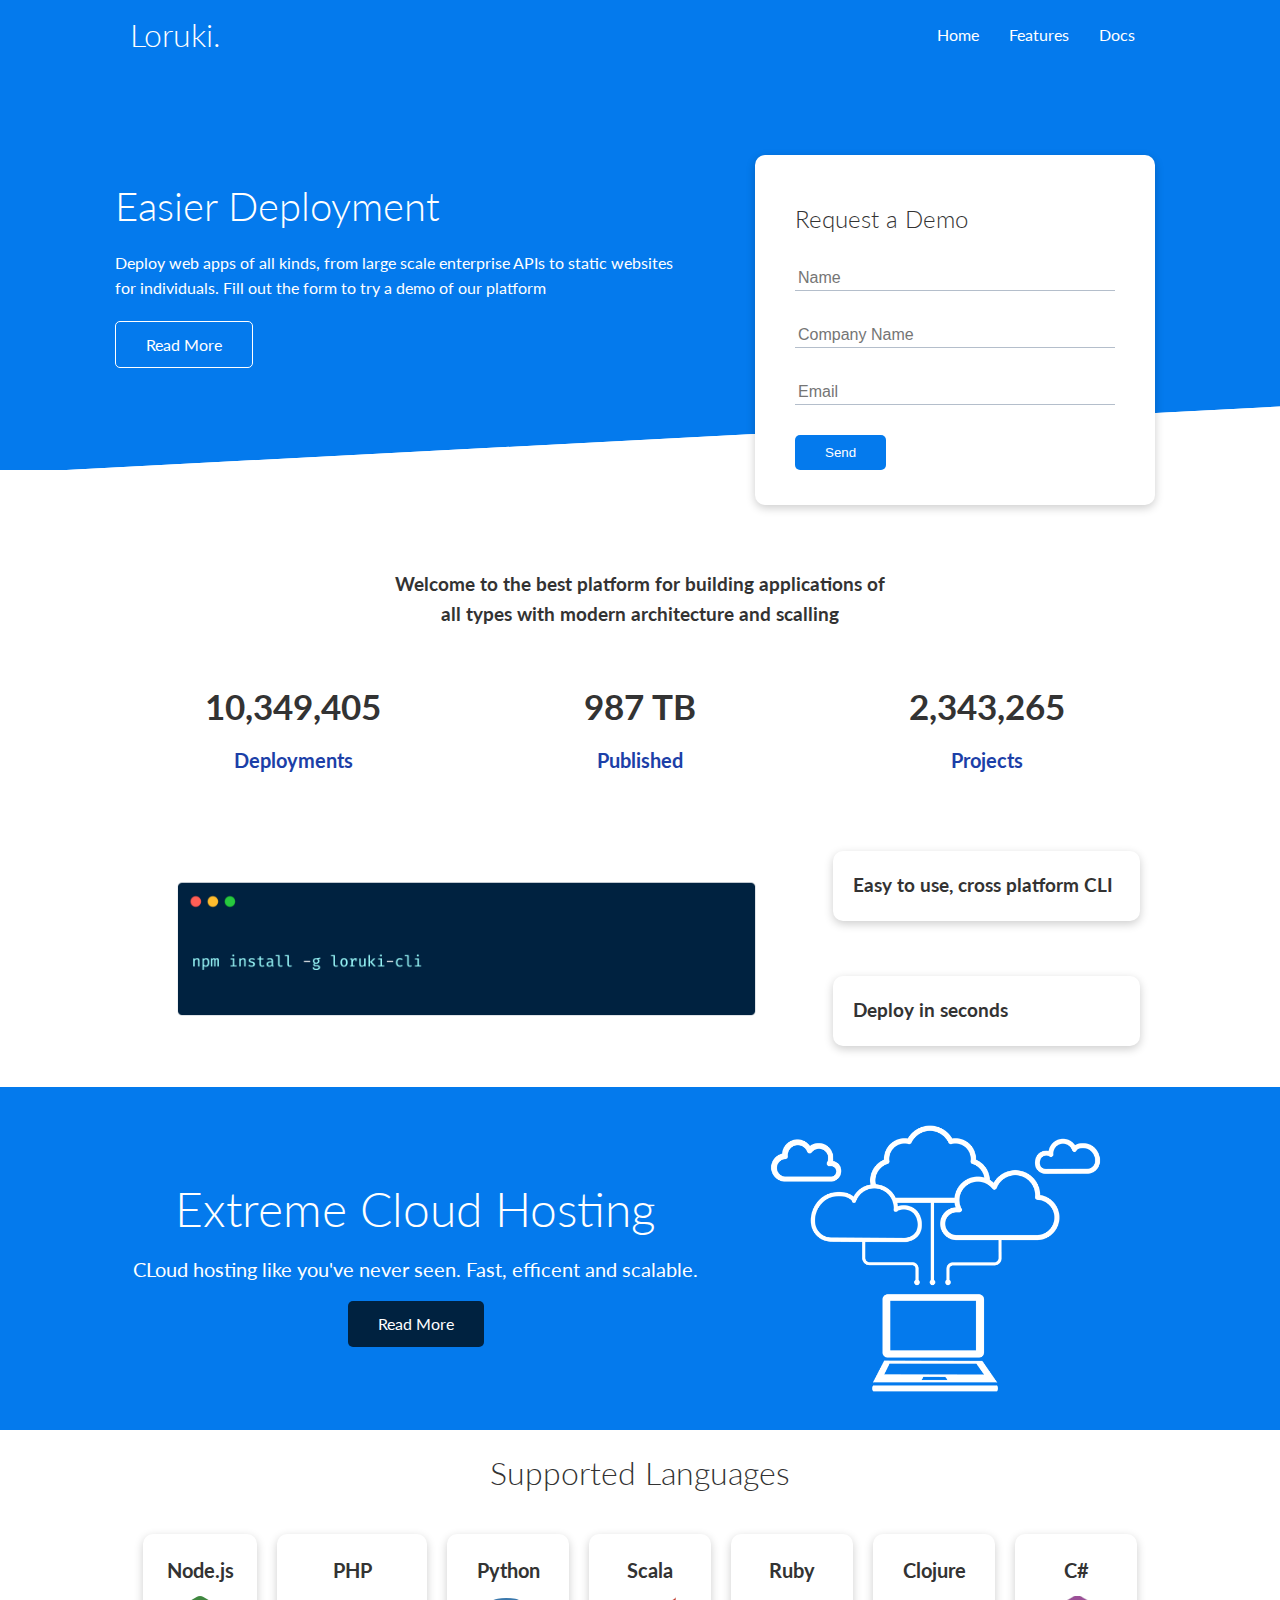
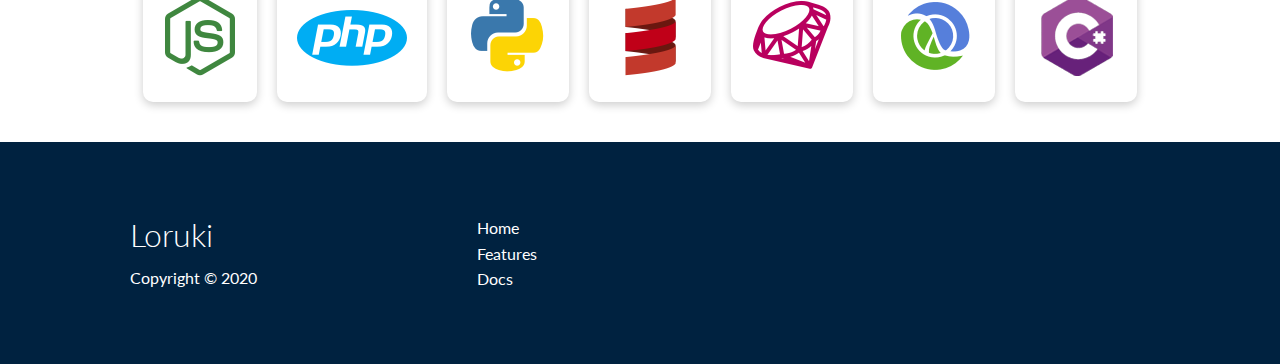
<file: Modern Web Responsive/index.html>
<!DOCTYPE html>
<html lang="en">
<head>
    <meta charset="UTF-8">
    <meta name="viewport" content="width=device-width, initial-scale=1.0">
    <link rel="stylesheet" href="utilities.css">
    <link rel="stylesheet" href="styles.css">
    <link rel="stylesheet" href="https://cdnjs.cloudflare.com/ajax/libs/font-awesome/5.15.1/css/all.min.css" integrity="sha512-+4zCK9k+qNFUR5X+cKL9EIR+ZOhtIloNl9GIKS57V1MyNsYpYcUrUeQc9vNfzsWfV28IaLL3i96P9sdNyeRssA==" crossorigin="anonymous" />
    <title>Loruki | Cloud Hosting For Everyone</title>
</head>
<body>
    <!--Navbar-->
    <div class="navbar">
        <div class="container flex">
            <h1 class="logo">Loruki.</h1>
            <nav>
                <ul>
                    <li><a href="index.html">Home</a></li>
                    <li><a href="features.html">Features</a></li>
                    <li><a href="docs.html">Docs</a></li>
                </ul>
            </nav>
        </div>
    </div>

    <!--Showcase-->
    <section class="showcase">
         <div class="container grid">
            <div class="showcase-text">
                <h1>Easier Deployment</h1>
                <p>Deploy web apps of all kinds, from large scale enterprise APIs to static websites for individuals. Fill out the form to try a demo of our platform</p>
                <a href="features.html" class="btn btn-outline">Read More</a>
            </div>

            <div class="showcase-form card">
                <h2>Request a Demo</h2>
                <form>
                    <div class="form-control">
                        <input type="text" name="name" placeholder="Name" required>
                    </div>
                    <div class="form-control">
                        <input type="text" name="company" placeholder="Company Name" required>
                    </div>
                    <div class="form-control">
                        <input type="email" name="email" placeholder="Email" required>
                    </div>
                    <input type="submit" value="Send" class="btn btn-primary">
                </form>
            </div>
         </div>
    </section>

    <!--Stats-->
    <section class="stats">
        <div class="container">
            <h3 class="stats-heading text-center my-1">
                Welcome to the best platform for building applications of all types with modern architecture and scalling
            </h3>

            <div class="grid grid-3 text-center my-4">
                <div>
                    <i class="fas fa-server fa-3x"></i>
                    <h3>10,349,405</h3>
                    <p class="text-secondary">Deployments</p>
                </div>
                <div>
                     <i class="fas fa-upload fa-3x"></i>
                    <h3>987 TB</h3>
                    <p class="text-secondary">Published</p>
                </div>   
                <div>
                     <i class="fas fa-project-diagram fa-3x"></i>
                    <h3>2,343,265</h3>
                    <p class="text-secondary">Projects</p>
                </div>
            </div>
        </div>
    </section>

    <!--Cli-->
    <section class="cli">
        <div class="container grid">
            <img src="images/cli.png" alt="">
            <div class="card">
                <h3>Easy to use, cross platform CLI</h3>
            </div>
            <div class="card">
                <h3>Deploy in seconds</h3>
            </div>
        </div>
    </section>

    <!--Cloud-->
    <section class="cloud bg-primary my-2 py-2">
        <div class="container grid">
            <div class="text-center">
                <h2 class="lg">Extreme Cloud Hosting</h2>
                <p class="lead my-1">CLoud hosting like you've never seen. Fast, efficent and scalable.</p>
                <a href="features.html" class="btn btn-dark">Read More</a>
            </div>
            <img src="images/cloud.png" alt="">
        </div>
    </section>

    <!--Languages-->
    <section class="languages">
        <h2 class="md text-center my-2">
            Supported Languages
        </h2>
        <div class="container flex">
            <div class="card">
                <h4>Node.js</h4>
                <img src="images/icons/node.png" alt="">
            </div>
            <div class="card">
                <h4>PHP</h4>
                <img src="images/icons/php.png" alt="">
            </div>
            <div class="card">
                <h4>Python</h4>
                <img src="images/icons/python.png" alt="">
            </div>
            <div class="card">
                <h4>Scala</h4>
                <img src="images/icons/scala.png" alt="">
            </div>
            <div class="card">
                <h4>Ruby</h4>
                <img src="images/icons/ruby.png" alt="">
            </div>
            <div class="card">
                <h4>Clojure</h4>
                <img src="images/icons/clojure.png" alt="">
            </div>
            <div class="card">
                <h4>C#</h4>
                <img src="images/icons/csharp.png" alt="">
            </div>       
        </div>
    </section>

    <!--FOoter-->

    <footer class="footer bg-dark py-5">
        <div class="container grid grid-3">
            <div>
                <h1>
                    Loruki
                </h1>
                <p>Copyright &copy; 2020</p>
            </div>
            <nav>
                <ul>
                    <li><a href="index.html">Home</a></li>
                    <li><a href="features.html">Features</a></li>
                    <li><a href="docs.html">Docs</a></li>
                </ul>
            </nav>
            <div class="social">
                <a href="#"><i class="fab fa-github fa-2x"></i></a>
                <a href="#"><i class="fab fa-facebook fa-2x"></i></a>
                <a href="#"><i class="fab fa-instagram fa-2x"></i></a>
                <a href="#"><i class="fab fa-twitter fa-2x"></i></a>
            </div>
        </div>
    </footer>
</body>
</html>
</file>
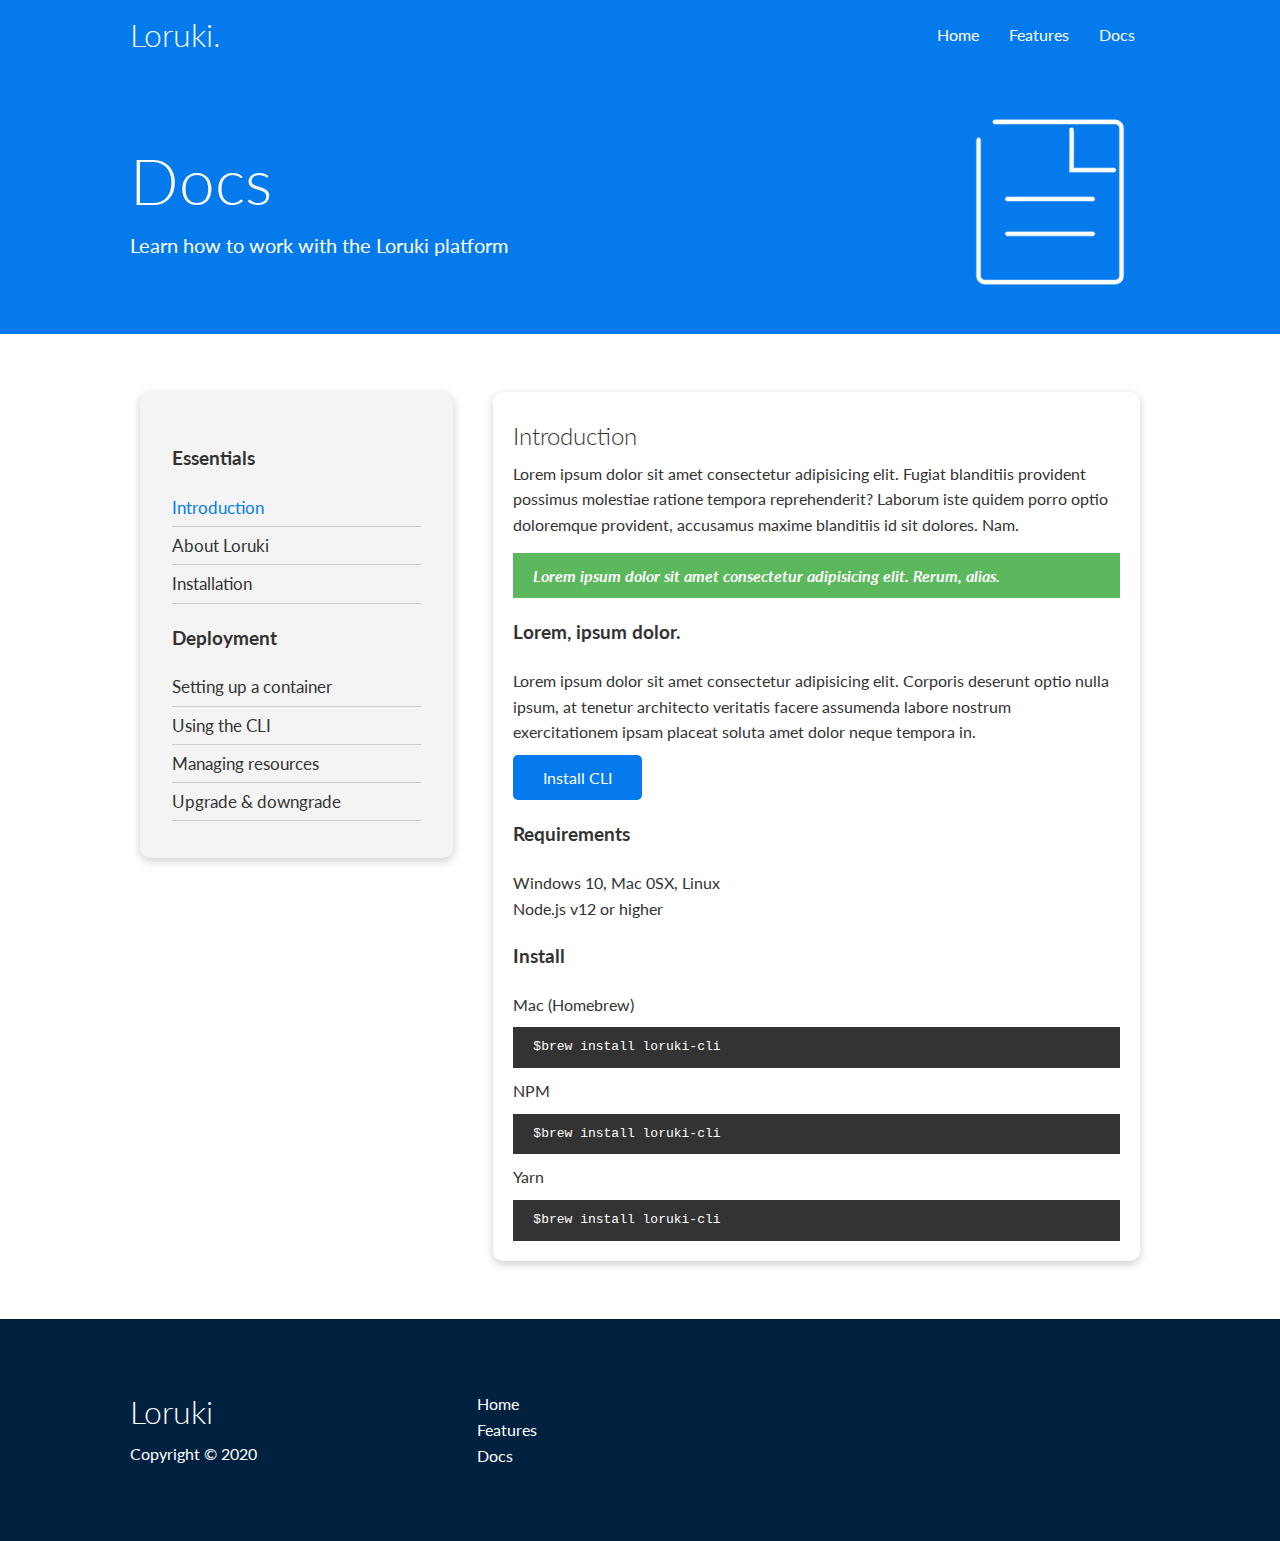
<file: Modern Web Responsive/docs.html>
<!DOCTYPE html>
<html lang="en">
<head>
    <meta charset="UTF-8">
    <meta name="viewport" content="width=device-width, initial-scale=1.0">
    <link rel="stylesheet" href="utilities.css">
    <link rel="stylesheet" href="styles.css">
    <link rel="stylesheet" href="https://cdnjs.cloudflare.com/ajax/libs/font-awesome/5.15.1/css/all.min.css" integrity="sha512-+4zCK9k+qNFUR5X+cKL9EIR+ZOhtIloNl9GIKS57V1MyNsYpYcUrUeQc9vNfzsWfV28IaLL3i96P9sdNyeRssA==" crossorigin="anonymous" />
    <title>Loruki | Cloud Hosting For Everyone</title>
</head>
<body>
    <!--Navbar-->
    <div class="navbar">
        <div class="container flex">
            <h1 class="logo">Loruki.</h1>
            <nav>
                <ul>
                    <li><a href="index.html">Home</a></li>
                    <li><a href="features.html">Features</a></li>
                    <li><a href="docs.html">Docs</a></li>
                </ul>
            </nav>
        </div>
    </div>

    <!--Head-->

    <section class="docs-head bg-primary py-3">
        <div class="container grid">
           <div>
               <h1 class="xl">Docs</h1>
               <p class="lead">
                  Learn how to work with the Loruki platform
               </p>
            </div>
             <img src="images/docs.png" alt="">
        </div>
    </section>

    <!--DOcs main-->
    <section class="docs-main my-4">
        <div class="container grid">
            <div class="card bg-light p-3">
                <h3 class="my-2">Essentials</h3>
                <nav>
                    <ul>
                        <li><a class="text-primary" href="#">Introduction</a></li>
                        <li><a href="#">About Loruki</a></li>
                        <li><a href="#">Installation</a></li>
                    </ul>
                </nav>

                <h3 class="my-2">Deployment</h3>
                <nav>
                    <ul>
                        <li><a href="#">Setting up a container</a></li>
                        <li><a href="#">Using the CLI</a></li>
                        <li><a href="#">Managing resources</a></li>
                        <li><a href="#">Upgrade & downgrade</a></li>
                    </ul>
                </nav>
            </div>
            <div class="card">
                <h2>Introduction</h2>
                <p>Lorem ipsum dolor sit amet consectetur adipisicing elit. Fugiat blanditiis provident possimus molestiae ratione tempora reprehenderit? Laborum iste quidem porro optio doloremque provident, accusamus maxime blanditiis id sit dolores. Nam.</p>
                <div class="alert alert-success">
                    <i class="fas fa-info">Lorem ipsum dolor sit amet consectetur adipisicing elit. Rerum, alias.</i>
                </div>

                <h3>Lorem, ipsum dolor.</h3>
                <p>Lorem ipsum dolor sit amet consectetur adipisicing elit. Corporis deserunt optio nulla ipsum, at tenetur architecto veritatis facere assumenda labore nostrum exercitationem ipsam placeat soluta amet dolor neque tempora in.</p>
                <a href="#" class="btn btn-primary">Install CLI</a>

                <h3>Requirements</h3>
                <ul>
                    <li>Windows 10, Mac 0SX, Linux</li>
                    <li>Node.js v12 or higher</li>
                </ul>

                <h3>Install</h3>
                <p>Mac (Homebrew)</p>
                <pre><code>$brew install loruki-cli</code></pre>
                <p>NPM</p>
                <pre><code>$brew install loruki-cli</code></pre>
                <p>Yarn</p>
                <pre><code>$brew install loruki-cli</code></pre>

            </div>
        </div>
    </section>

   
    

    <!--FOoter-->

    <footer class="footer bg-dark py-5">
        <div class="container grid grid-3">
            <div>
                <h1>
                    Loruki
                </h1>
                <p>Copyright &copy; 2020</p>
            </div>
            <nav>
                <ul>
                    <li><a href="index.html">Home</a></li>
                    <li><a href="features.html">Features</a></li>
                    <li><a href="docs.html">Docs</a></li>
                </ul>
            </nav>
            <div class="social">
                <a href="#"><i class="fab fa-github fa-2x"></i></a>
                <a href="#"><i class="fab fa-facebook fa-2x"></i></a>
                <a href="#"><i class="fab fa-instagram fa-2x"></i></a>
                <a href="#"><i class="fab fa-twitter fa-2x"></i></a>
            </div>
        </div>
    </footer>
</body>
</html>
</file>
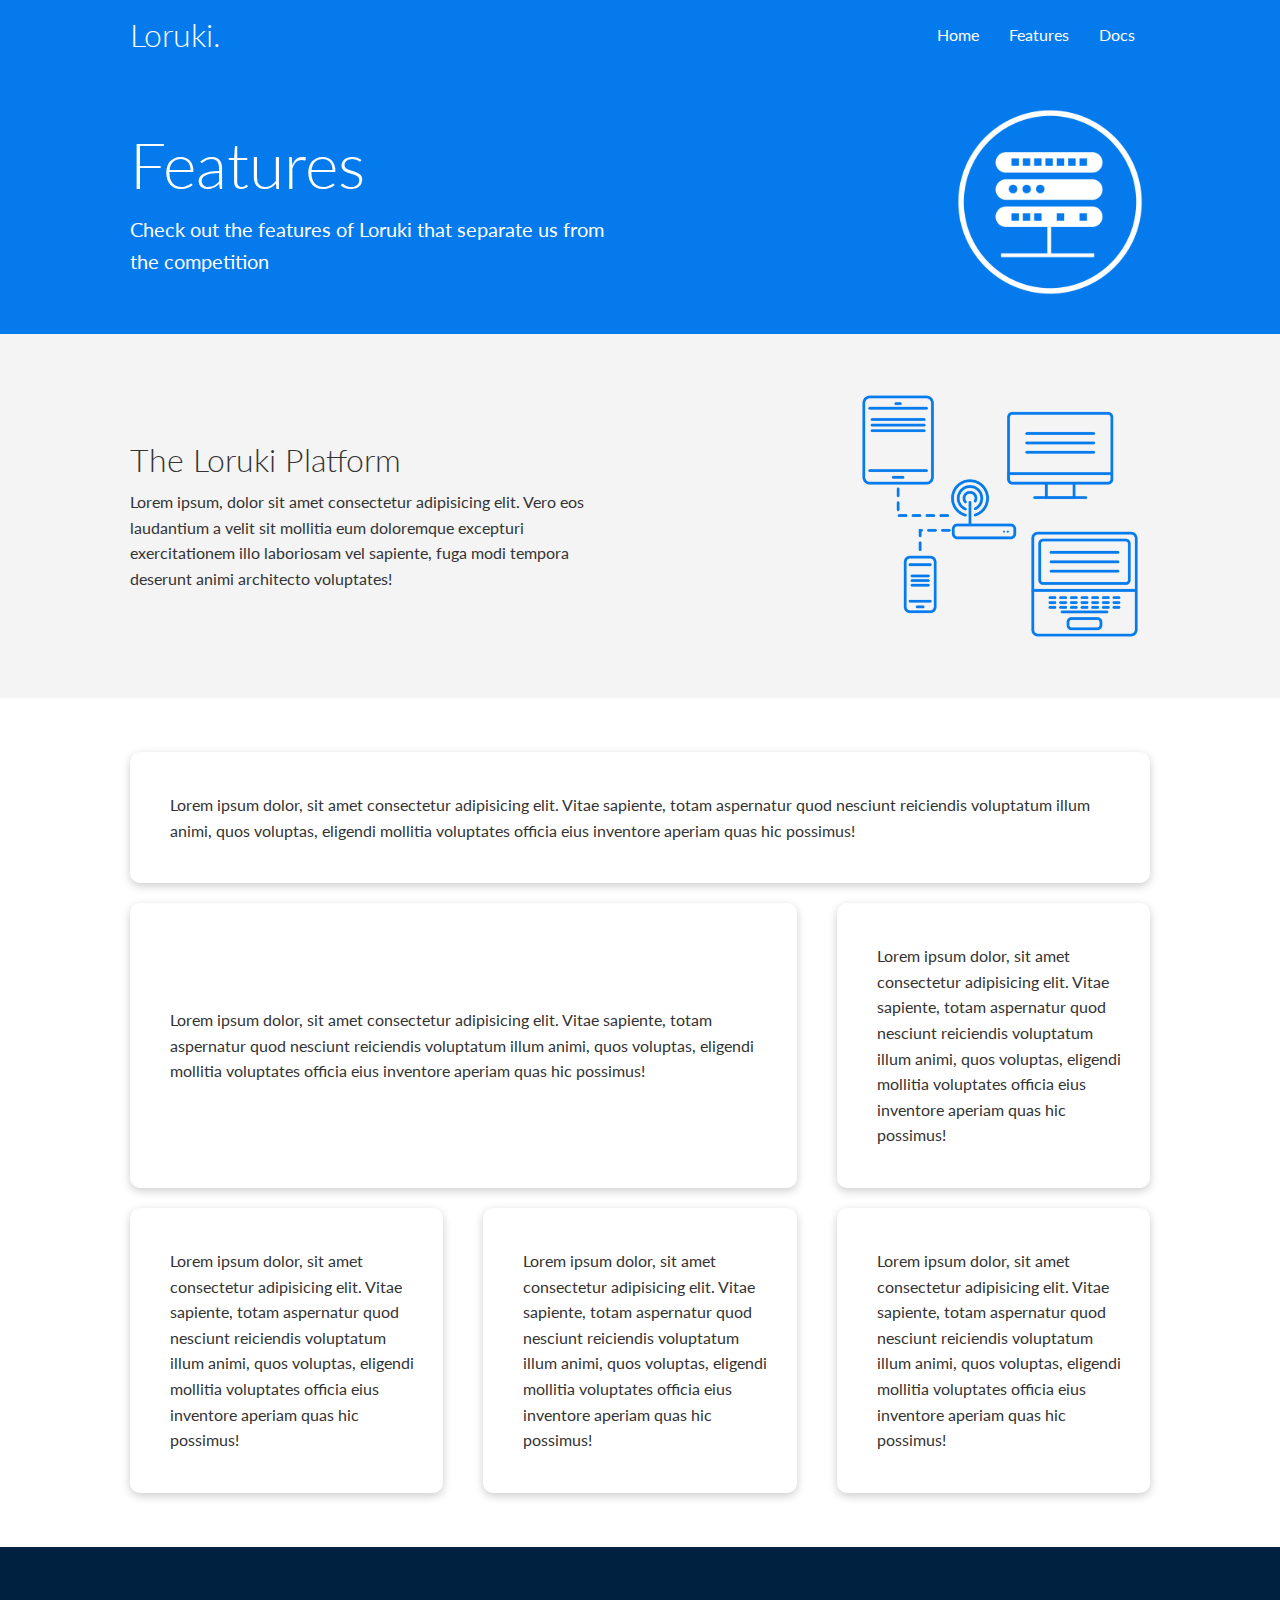
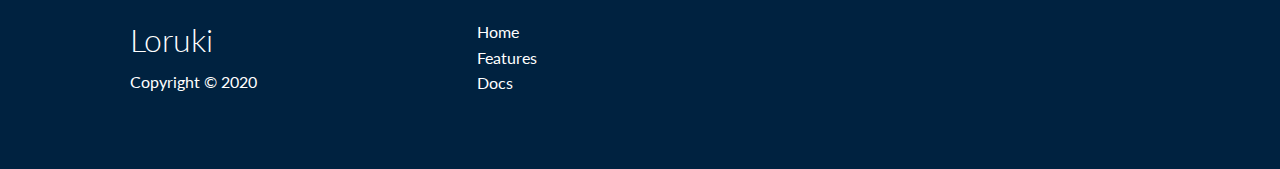
<file: Modern Web Responsive/features.html>
<!DOCTYPE html>
<html lang="en">
<head>
    <meta charset="UTF-8">
    <meta name="viewport" content="width=device-width, initial-scale=1.0">
    <link rel="stylesheet" href="utilities.css">
    <link rel="stylesheet" href="styles.css">
    <link rel="stylesheet" href="https://cdnjs.cloudflare.com/ajax/libs/font-awesome/5.15.1/css/all.min.css" integrity="sha512-+4zCK9k+qNFUR5X+cKL9EIR+ZOhtIloNl9GIKS57V1MyNsYpYcUrUeQc9vNfzsWfV28IaLL3i96P9sdNyeRssA==" crossorigin="anonymous" />
    <title>Loruki | Cloud Hosting For Everyone</title>
</head>
<body>
    <!--Navbar-->
    <div class="navbar">
        <div class="container flex">
            <h1 class="logo">Loruki.</h1>
            <nav>
                <ul>
                    <li><a href="index.html">Home</a></li>
                    <li><a href="features.html">Features</a></li>
                    <li><a href="docs.html">Docs</a></li>
                </ul>
            </nav>
        </div>
    </div>

    <!--Head-->

    <section class="features-head bg-primary py-3">
        <div class="container grid">
           <div>
               <h1 class="xl">Features</h1>
               <p class="lead">
                   Check out the features of Loruki that separate us from the competition
               </p>
            </div>
             <img src="images/server.png" alt="">
        </div>
    </section>

    <!--Sub head-->

    <section class="features-sub-head bg-light py-3">
        <div class="container grid">
           <div>
               <h1 class="md">The Loruki Platform</h1>
               <p>
                   Lorem ipsum, dolor sit amet consectetur adipisicing elit. Vero eos laudantium a velit sit mollitia eum doloremque excepturi exercitationem illo laboriosam vel sapiente, fuga modi tempora deserunt animi architecto voluptates!
               </p>
            </div>
             <img src="images/server2.png" alt="">
        </div>
    </section>

    <section class="features-main my-2">
        <div class="container grid grid-3">
            <div class="card flex">
                <i class="fas fa-server fa-3x"></i>
                <p>Lorem ipsum dolor, sit amet consectetur adipisicing elit. Vitae sapiente, totam aspernatur quod nesciunt reiciendis voluptatum illum animi, quos voluptas, eligendi mollitia voluptates officia eius inventore aperiam quas hic possimus!</p>
            </div>
            <div class="card flex">
                <i class="fas fa-database fa-3x"></i>
                <p>Lorem ipsum dolor, sit amet consectetur adipisicing elit. Vitae sapiente, totam aspernatur quod nesciunt reiciendis voluptatum illum animi, quos voluptas, eligendi mollitia voluptates officia eius inventore aperiam quas hic possimus!</p>
            </div>
            <div class="card flex">
                <i class="fas fa-power-off fa-3x"></i>
                <p>Lorem ipsum dolor, sit amet consectetur adipisicing elit. Vitae sapiente, totam aspernatur quod nesciunt reiciendis voluptatum illum animi, quos voluptas, eligendi mollitia voluptates officia eius inventore aperiam quas hic possimus!</p>
            </div>
            <div class="card flex">
                <i class="fas fa-upload fa-3x"></i>
                <p>Lorem ipsum dolor, sit amet consectetur adipisicing elit. Vitae sapiente, totam aspernatur quod nesciunt reiciendis voluptatum illum animi, quos voluptas, eligendi mollitia voluptates officia eius inventore aperiam quas hic possimus!</p>
            </div>
            <div class="card flex">
                <i class="fas fa-network-wired fa-3x"></i>
                <p>Lorem ipsum dolor, sit amet consectetur adipisicing elit. Vitae sapiente, totam aspernatur quod nesciunt reiciendis voluptatum illum animi, quos voluptas, eligendi mollitia voluptates officia eius inventore aperiam quas hic possimus!</p>
            </div>
            <div class="card flex">
                <i class="fas fa-laptop-code fa-3x"></i>
                <p>Lorem ipsum dolor, sit amet consectetur adipisicing elit. Vitae sapiente, totam aspernatur quod nesciunt reiciendis voluptatum illum animi, quos voluptas, eligendi mollitia voluptates officia eius inventore aperiam quas hic possimus!</p>
            </div>
        </div>
    </section>

    

    <!--FOoter-->

    <footer class="footer bg-dark py-5">
        <div class="container grid grid-3">
            <div>
                <h1>
                    Loruki
                </h1>
                <p>Copyright &copy; 2020</p>
            </div>
            <nav>
                <ul>
                    <li><a href="index.html">Home</a></li>
                    <li><a href="features.html">Features</a></li>
                    <li><a href="docs.html">Docs</a></li>
                </ul>
            </nav>
            <div class="social">
                <a href="#"><i class="fab fa-github fa-2x"></i></a>
                <a href="#"><i class="fab fa-facebook fa-2x"></i></a>
                <a href="#"><i class="fab fa-instagram fa-2x"></i></a>
                <a href="#"><i class="fab fa-twitter fa-2x"></i></a>
            </div>
        </div>
    </footer>
</body>
</html>
</file>
<file: Modern Web Responsive/utilities.css>
.container{
    max-width: 1100px;
    margin: 0 auto;
    overflow: auto;
    padding: 0 40px;
}
.card{
    background-color: #fff;
    color: #333;
    border-radius: 10px;
    box-shadow: 0 3px 10px rgba(0, 0, 0, 0.2);
    padding: 20px;
    margin: 10px;
}
.btn{
    display: inline-block;
    padding: 10px 30px;
    cursor: pointer;
    background-color: var(--primary-color);
    color: #fff;
    border: none;
    border-radius: 5px;
}
.btn-outline{
    background-color: transparent;
    border: 1px #fff solid;
}
.btn:hover{
    transform: scale(0.98);
}
/*Backgrounds & Colored buttons*/
.bg-primary, .btn-primary{
    background-color: var(--primary-color);
    color: #fff;
}
.bg-secondary, .btn-secondary{
    background-color: var(--secondary-color);
    color: #fff;
}
.bg-dark, .btn-dark{
    background-color: var(--dark-color);
    color: #fff;
}
.bg-light,
.btn-light {
  background-color: var(--light-color);
  color: #333;
}

.bg-primary a, 
.btn-primary a,
.bg-secondary a, 
.btn-secondary a,
.bg-dark a,
.btn-dark a {
    color: #fff;
}
/*Text color*/
.text-primary{
    color: var(--primary-color);
}
.text-secondary{
    color: var(--secondary-color);
}
.text-dark{
   color: var(--dark-color);

}
.text-light{
  color: var(--light-color);

}
/*Text sizes*/
.lead{
    font-size: 20px;
}
.sm{
    font-size: 1rem;
}
.md{
    font-size: 2rem;
}
.lg{
    font-size: 3rem;
}
.xl{
    font-size: 4rem;
}

.text-center{
    text-align: center;
}
/*Alert*/
.alert{
    background-color: var(--light-color);
    padding: 10px 20px;
    font-weight: bold;
    margin: 15px 0;
}
.alert i{
    margin-right: 10px;
}
.alert-success{
    background-color: var(--success-color);
    color: #fff;
}
.alert-error{
    background-color: var(--error-color);
    color: #fff;
}
.flex{
    display: flex;
    justify-content: center;
    align-items: center;
    height: 100%;
}
.grid{
    display: grid;
    grid-template-columns: repeat(2, 1fr);
    gap: 20px;
    justify-content: center;
    align-items: center;
    height: 100%;
}
.grid-3{
    grid-template-columns: repeat(3, 1fr);
}
/*Margin*/

.my-1{
    margin: 1rem 0;
}
.my-2{
    margin: 1.5rem 0;
}
.my-3{
    margin: 2rem 0;
}
.my-4{
    margin: 3rem 0;
}
.my-5{
    margin: 4rem 0;
}

.m-1{
    margin: 1rem;
}
.m-2{
    margin: 1.5rem;
}
.m-3{
    margin: 2rem;
}
.m-4{
    margin: 3rem;
}
.m-5{
    margin: 4rem;
}

/*Padding*/

.py-1{
    padding: 1rem 0;
}
.py-2{
    padding: 1.5rem 0;
}
.py-3{
    padding: 2rem 0;
}
.py-4{
    padding: 3rem 0;
}
.py-5{
    padding: 4rem 0;
}

.p-1{
    padding: 1rem;
}
.p-2{
    padding: 1.5rem;
}
.p-3{
    padding: 2rem;
}
.p-4{
    padding: 3rem;
}
.p-5{
    padding: 4rem;
}
</file>
<file: Modern Web Responsive/styles.css>
@import url('https://fonts.googleapis.com/css2?family=Lato:wght@300&display=swap');

:root{
   --primary-color:#047aed;
   --secondary-color:#1c3fa8;
   --dark-color:#002240;
   --light-color:#f4f4f4;
   --success-color: #5cb85c;
   --error-color: #d9534f;
}

*{
    box-sizing: border-box;
    padding: 0;
    margin: 0;
}
body{
    font-family: 'Lato', sans-serif;
    color: #333;
    line-height: 1.6;
}
ul{
    list-style-type: none;
}
a{
    text-decoration: none;
    color: #333;
}
h1,h2{
    font-weight: 300;
    line-height: 1.2;
    margin: 10px 0;
}
p{
    margin: 10px 0;
}
img{
    width: 100%;
}
code, pre{
    background: #333;
    color: #fff;
    padding: 10px;
}

/*Navbar*/
.navbar{
    background-color: var(--primary-color);
    color: #fff;
    height: 70px;
}
.navbar ul{
    display: flex;
}
.navbar a{
    color: #fff;
    padding: 10px;
    margin: 0 5px;
}
.navbar a:hover{
    border-bottom: 2px #fff solid;
}
.navbar .flex{
    justify-content: space-between;
}
/*Showcase*/
.showcase{
    height: 400px;
    background-color: var(--primary-color);
    color: #fff;
    position: relative;
}
.showcase h1{
    font-size: 40px;
}
.showcase p{
    margin: 20px 0;
}
.showcase .grid{
    overflow: visible;
    grid-template-columns: 55% 45%;
    gap: 30px;
}
.showcase-text{
    animation: slideInFromLeft 1s ease-in;
}
.showcase-form{
    position: relative;
    top: 60px;
    height: 350px;
    width: 400px;
    padding: 40px;
    z-index: 100;
    justify-self: flex-end;
    animation: slideInFromRight 1s ease-in;
}
.showcase-form .form-control{
    margin: 30px 0;
}
.showcase-form input[type='text'],
.showcase-form input[type='email']{
    border: 0;
    border-bottom: 1px solid #b4becb;
    width: 100%;
    padding: 3px;
    font-size: 16px;
}
.showcase-form input:focus{
    outline: none;
}
.showcase::before,
.showcase::after{
    content: '';
    position: absolute;
    height: 100px;
    bottom: -70px;
    right: 0;
    left: 0;
    background: #fff;
    transform: skewY(-3deg);
}

/*Stats*/
.stats{
    padding-top: 100px;
    animation: slideInFromBottom 1s ease-in;
}
.stats-heading{
    max-width: 500px;
    margin: auto;
}
.stats .grid h3{
    font-size: 35px;
}
.stats .grid p{
    font-size: 20px;
    font-weight: bold;
}
/*Cli*/
.cli .grid{
    grid-template-columns: repeat(3,1fr);
    grid-template-rows: repeat(2,1fr);
}
.cli .grid > *:first-child{
    grid-column: 1 / span 2;
    grid-row: 1 / span 2;
}
/*Cloud*/
.cloud .grid{
    grid-template-columns: 4fr 3fr;
}
/*Languages*/
.languages .flex{
    flex-wrap: wrap;
}
.languages .card{
    text-align: center;
    margin: 18px 10px 40px;
    transition: transform 0.2s ease-in;
}
.languages .card h4{
    font-size: 20px;
    margin-bottom: 10px;
}
.languages .card:hover{
    transform: translateY(-15px);
}
/*Features*/
.features-head img, .docs-head img{
    width: 200px;
    justify-self: flex-end;
}

.features-sub-head img{
    width: 300px;
    justify-self: flex-end;
}
.features-main .card > i{
    margin-right: 20px;
}
.features-main .grid{
    padding: 30px;
}
.features-main .grid > *:first-child{
    grid-column: 1 / span 3;
}
.features-main .grid > *:nth-child(2){
    grid-column: 1 / span 2;
}

/*Docs*/

.docs-main h3{
    margin: 20px 0;
}
.docs-main .grid{
    grid-template-columns: 1fr 2fr;
    align-items: flex-start;
}
.docs-main nav li{
    font-size: 17px;
    padding-bottom: 5px;
    margin-bottom: 5px;
    border-bottom: 1px #ccc solid;
}
.docs-main a:hover{
    font-weight: bold;
}

/*Footer*/
.footer .social a{
    margin: 0 10px;
}
/*Animations*/
@keyframes slideInFromLeft{
    0%{
        transform: translateX(-100%);
    }
    100%{
        transform: translateX(0);
    }
}
@keyframes slideInFromRight{
    0%{
        transform: translateX(100%);
    }
    100%{
        transform: translateX(0);
    }
}
@keyframes slideInFromTop{
    0%{
        transform: translateY(-100%);
    }
    100%{
        transform: translateX(0);
    }
}
@keyframes slideInFromBottom{
    0%{
        transform: translateY(100%);
    }
    100%{
        transform: translateX(0);
    }
}


/*Tablets and under*/
@media(max-width:768px){
       .grid,
       .showcase .grid,
       .stats .grid,
       .cli .grid,
       .cloud .grid,
       .features-main .grid,
       .docs-main .grid{
           grid-template-columns: 1fr;
           grid-template-rows: 1fr;
       }
       .showcase{
           height: auto;
       }
       .showcase-text{
           text-align: center;
           margin-top: 40px;
           animation: slideInFromTop 1s ease-in;
       }
       .showcase-form{
           justify-self: center;
           margin: auto;
           animation: slideInFromBottom 1s ease-in;
           
       }
       .cli .grid > *:first-child{
           grid-column: 1;
           grid-row: 1;
       }
       .features-head,
       .features-sub-head,
       .docs-head{
           text-align: center;
       }
       .features-head img,
       .features-sub-head img,
       .docs-head img{
           justify-self: center;
       }
       .features-main .grid > *:first-child,
       .features-main .grid > *:nth-child(2){
           grid-column: 1;
       }
}

/*Mobile*/
 @media(max-width:500px){
     .navbar{
         height: 110px;
     }
     .navbar .flex{
         flex-direction: column;
     }
     .navbar ul{
        padding: 10px;
        background-color: rgba(0, 0, 0, 0.1);
     }
     .showcase-form{
         width: 300px;
     }
 }
</file>
